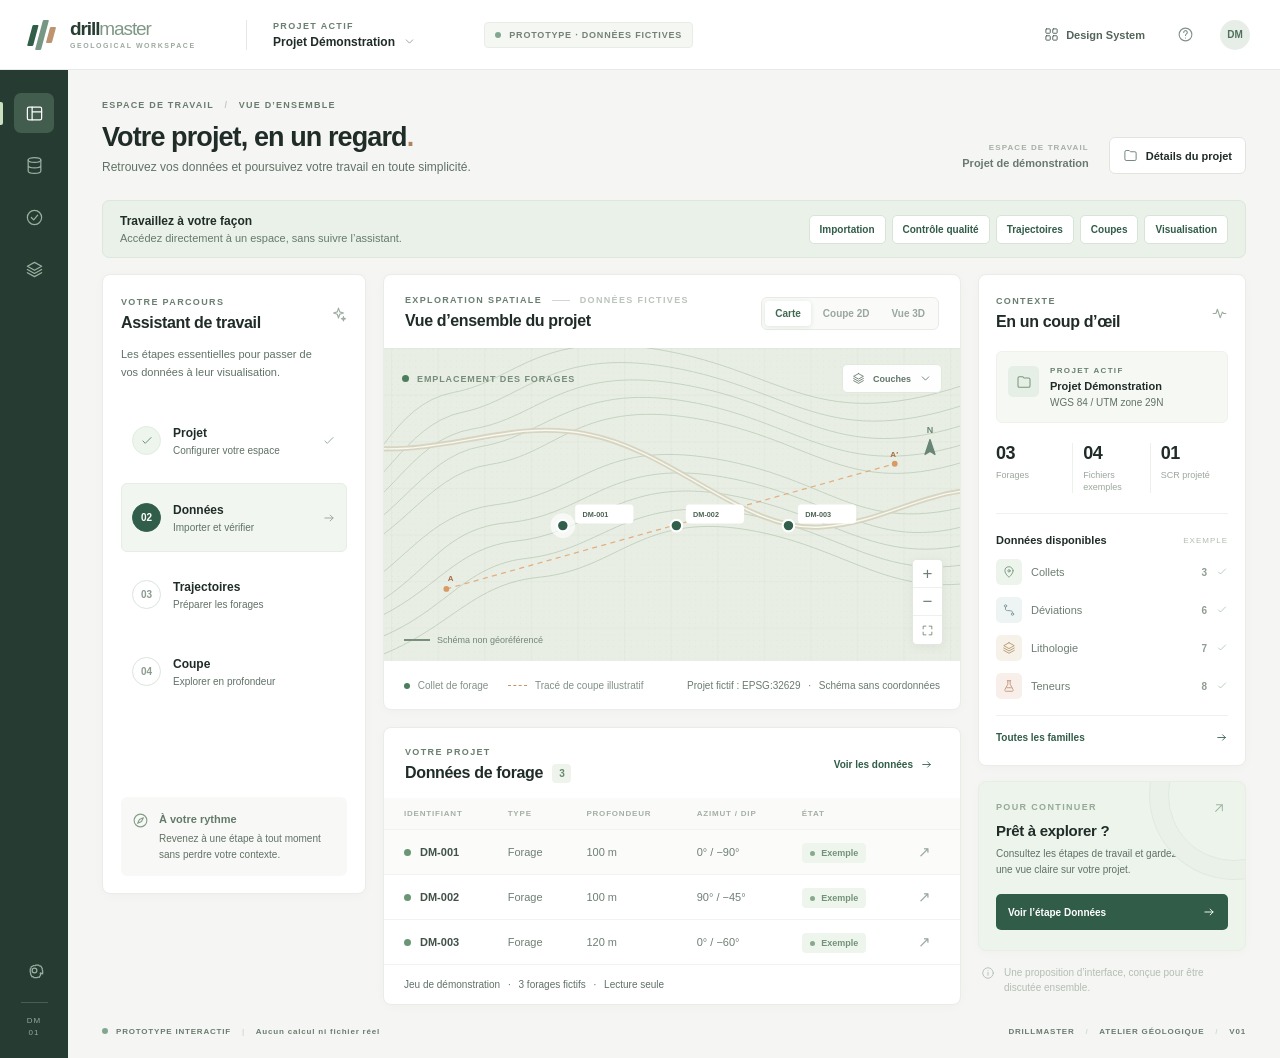
<file: prototype/index.html>
<!doctype html>
<html lang="fr">
<head>
  <meta charset="utf-8"><meta name="viewport" content="width=device-width,initial-scale=1">
  <meta name="theme-color" content="#f5f6f3">
  <title>DrillMaster — Prototype de l’espace de travail</title>
  <link rel="stylesheet" href="styles.css">
  <link rel="stylesheet" href="workspaces.css">
  <script defer src="app.js"></script>
  <script defer src="workspaces.js"></script>
</head>
<body>
<div class="app">
  <header class="topbar">
    <div class="brand"><span class="brand-mark" aria-hidden="true"><i></i><i></i><i></i></span><span>drill<span>master</span><small>GEOLOGICAL WORKSPACE</small></span></div>
    <div class="top-divider"></div>
    <div class="project-selector"><span class="project-label">PROJET ACTIF</span><button class="project-button" id="projectButton">Projet Démonstration <span data-icon="chevron-down"></span></button></div>
    <span class="demo-badge"><span></span> PROTOTYPE · DONNÉES FICTIVES</span>
    <div class="top-actions"><button class="top-link" id="designButton"><span data-icon="grid"></span> Design System</button><button class="icon-button" id="helpButton" aria-label="À propos du prototype"><span data-icon="help"></span></button><span class="avatar" title="Session fictive">DM</span></div>
  </header>
  <div class="shell">
    <nav class="rail" aria-label="Navigation principale">
      <div class="rail-top"><button class="rail-button active" data-nav="workspace" aria-label="Espace de travail" title="Espace de travail"><span data-icon="layout"></span></button><button class="rail-button" data-nav="data" aria-label="Données" title="Données"><span data-icon="database"></span></button><button class="rail-button" data-nav="quality" aria-label="Contrôle qualité" title="Contrôle qualité"><span data-icon="check-circle"></span></button><button class="rail-button" data-nav="visual" aria-label="Visualisation" title="Visualisation"><span data-icon="layers"></span></button></div>
      <div class="rail-bottom"><button class="rail-button" id="settingsButton" aria-label="Paramètres" title="Paramètres"><span data-icon="settings"></span></button><div class="rail-rule"></div><span class="rail-footer">DM<br>01</span></div>
    </nav>
    <main class="main">
      <div class="page-head"><div><div class="breadcrumb">ESPACE DE TRAVAIL <span>/</span> <strong>VUE D’ENSEMBLE</strong></div><h1>Votre projet, en un regard<span class="heading-dot">.</span></h1><p>Retrouvez vos données et poursuivez votre travail en toute simplicité.</p></div><div class="head-right"><div class="head-date"><span>ESPACE DE TRAVAIL</span><strong>Projet de démonstration</strong></div><button class="outline-button" id="projectInfo"><span data-icon="folder"></span> Détails du projet</button></div></div>
      <div class="direct-entry"><div><strong>Travaillez à votre façon</strong><span>Accédez directement à un espace, sans suivre l’assistant.</span></div><div class="direct-links"><button data-open-space="import">Importation</button><button data-open-space="quality">Contrôle qualité</button><button data-open-space="trajectory">Trajectoires</button><button data-open-space="section">Coupes</button><button data-open-space="visual">Visualisation</button></div></div>
      <div class="workspace-grid">
        <aside class="assistant panel" aria-labelledby="assistantTitle">
          <div class="panel-title"><div><div class="eyebrow">VOTRE PARCOURS</div><h2 id="assistantTitle">Assistant de travail</h2></div><span class="panel-title-icon" data-icon="spark"></span></div>
          <p class="assistant-desc">Les étapes essentielles pour passer de vos données à leur visualisation.</p>
          <div class="step-list" id="stepList">
            <button class="step" data-step="project"><span class="step-index done"><span data-icon="check"></span></span><span class="step-text"><strong>Projet</strong><small>Configurer votre espace</small></span><span class="step-check" data-icon="check"></span></button>
            <button class="step selected" data-step="data"><span class="step-index">02</span><span class="step-text"><strong>Données</strong><small>Importer et vérifier</small></span><span class="step-arrow" data-icon="arrow-right"></span></button>
            <button class="step" data-step="geometry"><span class="step-index">03</span><span class="step-text"><strong>Trajectoires</strong><small>Préparer les forages</small></span><span class="step-arrow" data-icon="arrow-right"></span></button>
            <button class="step" data-step="section"><span class="step-index">04</span><span class="step-text"><strong>Coupe</strong><small>Explorer en profondeur</small></span><span class="step-arrow" data-icon="arrow-right"></span></button>
          </div>
          <div class="assistant-bottom"><span class="assistant-bottom-icon" data-icon="compass"></span><div><strong>À votre rythme</strong><p>Revenez à une étape à tout moment sans perdre votre contexte.</p></div></div>
        </aside>
        <section class="center" aria-label="Visualisation et données">
          <section class="visual-panel panel">
            <div class="visual-header"><div><div class="eyebrow">EXPLORATION SPATIALE <span class="eyebrow-line"></span> <span class="muted">DONNÉES FICTIVES</span></div><h2>Vue d’ensemble du projet</h2></div><div class="view-tabs" role="tablist" aria-label="Type de visualisation"><button class="view-tab active" role="tab" aria-selected="true" data-view="map">Carte</button><button class="view-tab" role="tab" aria-selected="false" data-view="section">Coupe 2D</button><button class="view-tab" role="tab" aria-selected="false" data-view="three">Vue 3D</button></div></div>
            <div class="map-wrap" id="mapWrap"><div class="map-top"><div class="map-label"><span class="map-label-dot"></span><span id="mapTitle">EMPLACEMENT DES FORAGES</span></div><button class="map-layer" id="layersButton"><span data-icon="layers"></span> Couches <span data-icon="chevron-down"></span></button></div>
              <svg id="mapSvg" class="map-svg" viewBox="0 0 900 430" preserveAspectRatio="xMidYMid slice" aria-label="Schéma fictif des trois collets du projet" role="img">
                <defs><pattern id="mapGrid" width="64" height="64" patternUnits="userSpaceOnUse"><path d="M 64 0 L 0 0 0 64" fill="none" stroke="#bdc9bb" stroke-width=".7" opacity=".5"/></pattern><pattern id="grain" width="8" height="8" patternUnits="userSpaceOnUse"><circle cx="2" cy="2" r=".55" fill="#aebba8" opacity=".3"/></pattern></defs>
                <rect width="900" height="430" fill="#e9eee4"/><rect width="900" height="430" fill="url(#mapGrid)"/><rect width="900" height="430" fill="url(#grain)"/>
                <g fill="none" stroke="#b5c7b2" stroke-width="1.2" opacity=".8"><path d="M-60 365 C 80 330 90 230 210 215 S350 120 525 155 720 285 960 180"/><path d="M-40 383 C 110 350 110 250 224 240 S365 145 535 180 745 308 940 210"/><path d="M-55 402 C 120 370 127 277 237 265 S380 170 544 205 750 326 950 238"/><path d="M-42 421 C 130 398 142 301 250 289 S392 197 555 229 760 350 960 265"/><path d="M-30 444 C 135 415 155 326 267 315 S409 221 566 252 770 375 975 290"/><path d="M-45 303 C 78 276 105 174 200 160 S323 66 495 99 706 230 930 125"/><path d="M-45 283 C 71 254 99 150 189 135 S320 43 485 76 699 207 935 100"/><path d="M-40 260 C 60 232 84 126 177 111 S303 19 475 52 690 183 930 75"/><path d="M-35 238 C 54 205 79 105 163 88 S288 -6 462 29 675 157 920 52"/><path d="M-30 215 C 44 180 63 77 150 61 S270 -30 447 5 660 134 920 25"/></g>
                <path d="M-20 131 C130 160 210 95 332 118 S548 253 655 246 822 170 935 205" stroke="#d5d3bf" stroke-width="7" fill="none" opacity=".9"/><path d="M-20 131 C130 160 210 95 332 118 S548 253 655 246 822 170 935 205" stroke="#f8f8ee" stroke-width="2" fill="none"/>
                <path d="M140 331 L756 159" stroke="#e19f68" stroke-width="1.7" stroke-dasharray="7 6" opacity=".8"/><circle cx="140" cy="331" r="4" fill="#d99b66"/><circle cx="756" cy="159" r="4" fill="#d99b66"/>
                <g class="map-holes"><g class="map-hole selected-hole" data-hole="DM-001" tabindex="0" role="button" aria-label="Sélectionner forage DM-001"><circle class="selection-ring" cx="300" cy="244" r="17" fill="#fff" opacity=".65"/><circle cx="300" cy="244" r="8" fill="#315f4b" stroke="white" stroke-width="3"/><g transform="translate(317 215)"><rect width="80" height="26" rx="5" fill="#fff"/><text x="10" y="17" class="hole-label">DM-001</text></g></g><g class="map-hole" data-hole="DM-002" tabindex="0" role="button" aria-label="Sélectionner forage DM-002"><circle class="selection-ring" cx="456" cy="244" r="17" fill="#fff" opacity=".65"/><circle cx="456" cy="244" r="8" fill="#315f4b" stroke="white" stroke-width="3"/><g transform="translate(469 215)"><rect width="80" height="26" rx="5" fill="#fff"/><text x="10" y="17" class="hole-label">DM-002</text></g></g><g class="map-hole" data-hole="DM-003" tabindex="0" role="button" aria-label="Sélectionner forage DM-003"><circle class="selection-ring" cx="610" cy="244" r="17" fill="#fff" opacity=".65"/><circle cx="610" cy="244" r="8" fill="#315f4b" stroke="white" stroke-width="3"/><g transform="translate(623 215)"><rect width="80" height="26" rx="5" fill="#fff"/><text x="10" y="17" class="hole-label">DM-003</text></g></g></g>
                <text x="142" y="320" fill="#a76c46" class="map-small">A</text><text x="750" y="150" fill="#a76c46" class="map-small">A′</text>
              </svg>
              <div class="map-compass"><b>N</b><span data-icon="navigation"></span></div><div class="map-scale"><div></div> <span>Schéma non géoréférencé</span></div><div class="map-zoom"><button id="zoomIn" aria-label="Agrandir le schéma">+</button><button id="zoomOut" aria-label="Réduire le schéma">−</button><button id="zoomReset" aria-label="Réinitialiser le schéma"><span data-icon="maximize"></span></button></div>
            </div>
            <div class="map-footer"><span><span class="legend-dot"></span> Collet de forage</span><span><span class="legend-line"></span> Tracé de coupe illustratif</span><span class="map-foot-right">Projet fictif : EPSG:32629 <span>·</span> Schéma sans coordonnées</span></div>
          </section>
          <section class="data-panel panel"><div class="data-header"><div><div class="eyebrow">VOTRE PROJET</div><h2>Données de forage <span class="count-pill">3</span></h2></div><button class="text-button" id="allData">Voir les données <span data-icon="arrow-right"></span></button></div><div class="table-wrap"><table><thead><tr><th>IDENTIFIANT</th><th>TYPE</th><th>PROFONDEUR</th><th>AZIMUT / DIP</th><th>ÉTAT</th><th></th></tr></thead><tbody id="holeTable"><tr class="selected-row" data-hole="DM-001"><td><span class="table-dot"></span><strong>DM-001</strong></td><td>Forage</td><td>100 m</td><td>0° / −90°</td><td><span class="status success"><span></span> Exemple</span></td><td><button class="row-button" aria-label="Sélectionner DM-001" data-select="DM-001">↗</button></td></tr><tr data-hole="DM-002"><td><span class="table-dot"></span><strong>DM-002</strong></td><td>Forage</td><td>100 m</td><td>90° / −45°</td><td><span class="status success"><span></span> Exemple</span></td><td><button class="row-button" aria-label="Sélectionner DM-002" data-select="DM-002">↗</button></td></tr><tr data-hole="DM-003"><td><span class="table-dot"></span><strong>DM-003</strong></td><td>Forage</td><td>120 m</td><td>0° / −60°</td><td><span class="status success"><span></span> Exemple</span></td><td><button class="row-button" aria-label="Sélectionner DM-003" data-select="DM-003">↗</button></td></tr></tbody></table></div><div class="data-foot">Jeu de démonstration <span>·</span> 3 forages fictifs <span>·</span> Lecture seule</div></section>
        </section>
        <aside class="inspector" aria-label="Contexte du projet"><section class="summary-panel panel"><div class="panel-title"><div><div class="eyebrow">CONTEXTE</div><h2>En un coup d’œil</h2></div><span class="panel-title-icon" data-icon="activity"></span></div><div class="summary-card"><div class="summary-icon"><span data-icon="folder"></span></div><div><span class="summary-kicker">PROJET ACTIF</span><strong>Projet Démonstration</strong><small>WGS 84 / UTM zone 29N</small></div></div><div class="metrics"><div><strong>03</strong><span>Forages</span></div><div><strong>04</strong><span>Fichiers exemples</span></div><div><strong>01</strong><span>SCR projeté</span></div></div><div class="subsection-head"><h3>Données disponibles</h3><span>EXEMPLE</span></div><div class="family-list"><div><span class="family-icon green" data-icon="pin"></span><span>Collets</span><strong>3</strong><span class="family-ok" data-icon="check"></span></div><div><span class="family-icon blue" data-icon="route"></span><span>Déviations</span><strong>6</strong><span class="family-ok" data-icon="check"></span></div><div><span class="family-icon sand" data-icon="layers"></span><span>Lithologie</span><strong>7</strong><span class="family-ok" data-icon="check"></span></div><div><span class="family-icon terracotta" data-icon="flask"></span><span>Teneurs</span><strong>8</strong><span class="family-ok" data-icon="check"></span></div></div><button class="full-link" id="familiesButton">Toutes les familles <span data-icon="arrow-right"></span></button></section>
          <section class="next-panel panel"><div class="next-icon"><span data-icon="arrow-up-right"></span></div><div class="eyebrow">POUR CONTINUER</div><h3>Prêt à explorer ?</h3><p>Consultez les étapes de travail et gardez une vue claire sur votre projet.</p><button class="primary-button" id="nextButton">Voir l’étape Données <span data-icon="arrow-right"></span></button></section>
          <div class="aside-note"><span data-icon="info"></span><p>Une proposition d’interface, conçue pour être discutée ensemble.</p></div>
        </aside>
      </div>
      <footer class="footer"><div><span class="footer-status"></span> PROTOTYPE INTERACTIF <span class="footer-divider">|</span> Aucun calcul ni fichier réel</div><div>DRILLMASTER <span class="footer-divider">/</span> ATELIER GÉOLOGIQUE <span class="footer-divider">/</span> V01</div></footer>
    </main>
    <main id="workspaces" class="workspace-app" hidden aria-label="Espaces de travail simulés"></main>
  </div>
</div>
<div id="toast" role="status" aria-live="polite"></div>
<dialog id="dialog"><div class="dialog-head"><div><span class="eyebrow" id="dialogEyebrow">PROTOTYPE</span><h2 id="dialogTitle"></h2></div><button class="icon-button" id="closeDialog" aria-label="Fermer"><span data-icon="x"></span></button></div><div id="dialogBody"></div><div class="dialog-footer"><span>Simulation · aucune donnée modifiée</span><button class="outline-button" id="dialogDone">Fermer</button></div></dialog>
</body>
</html>
</file>
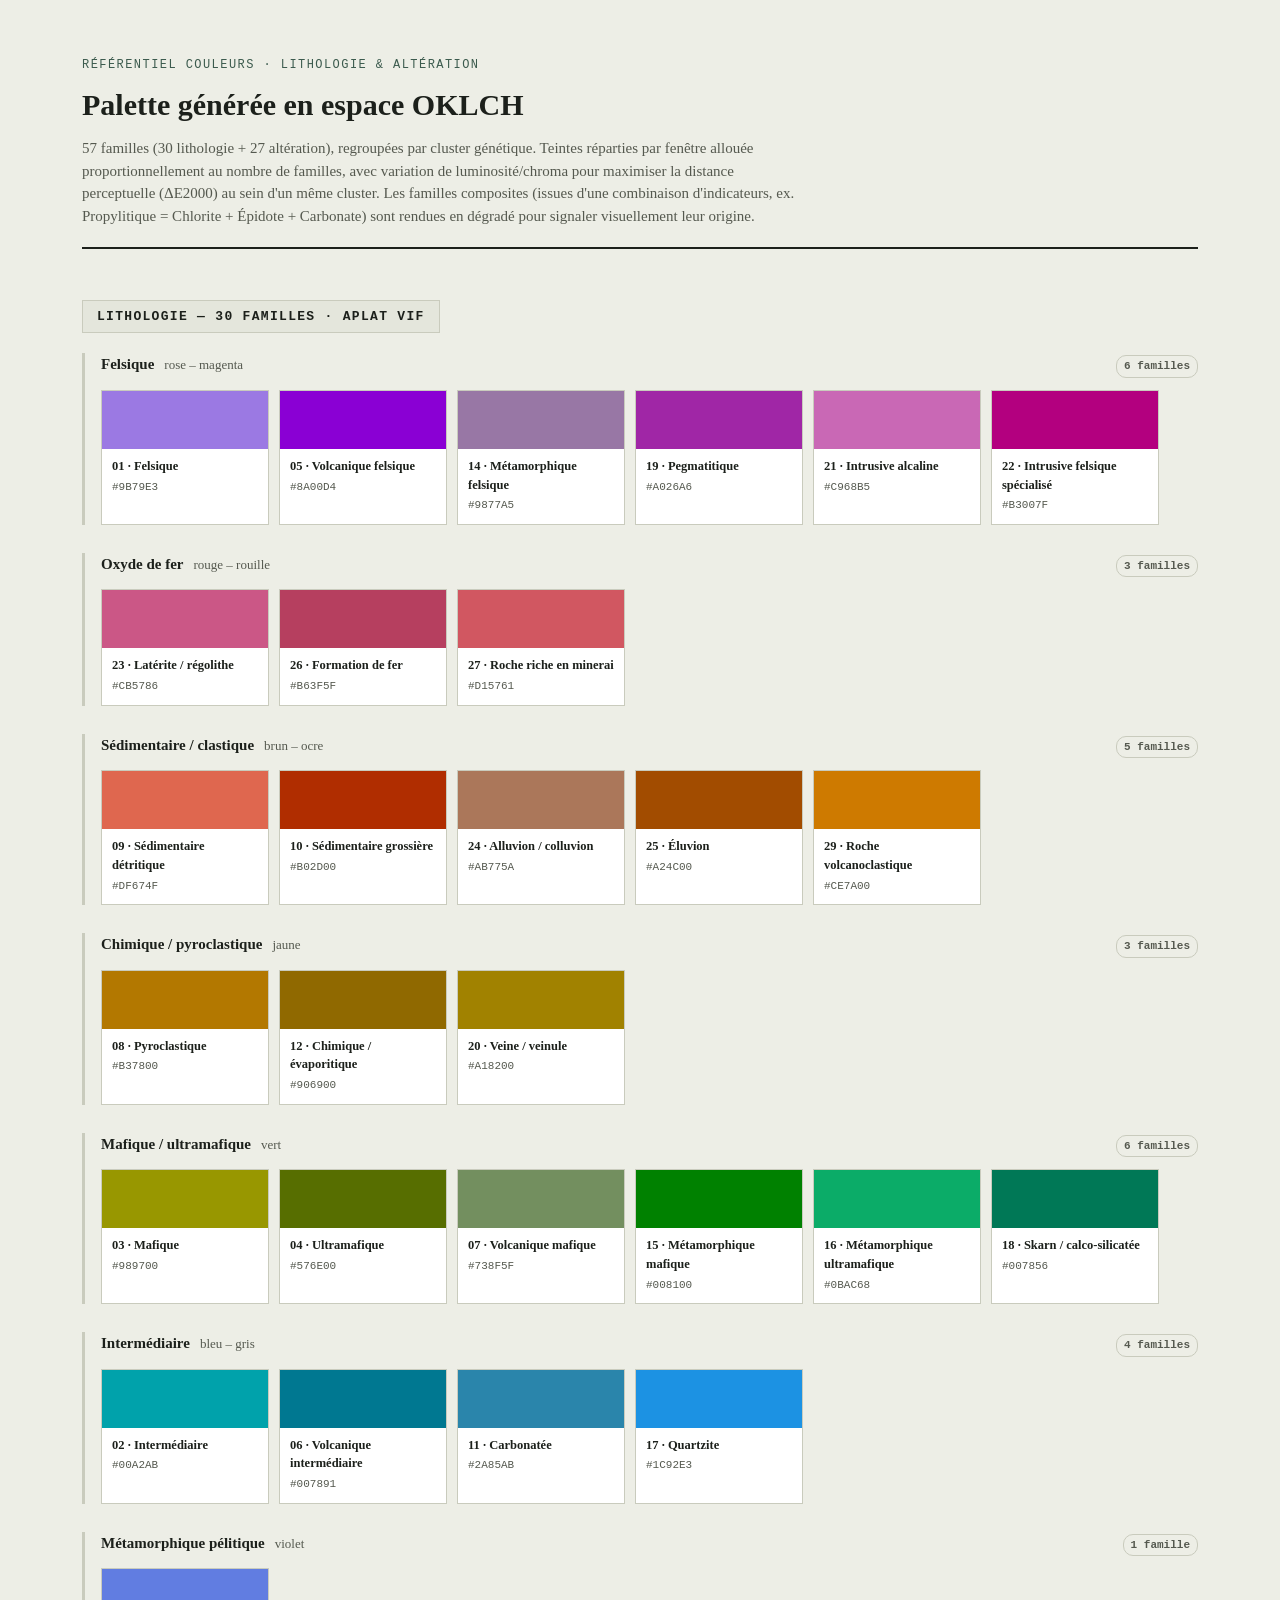
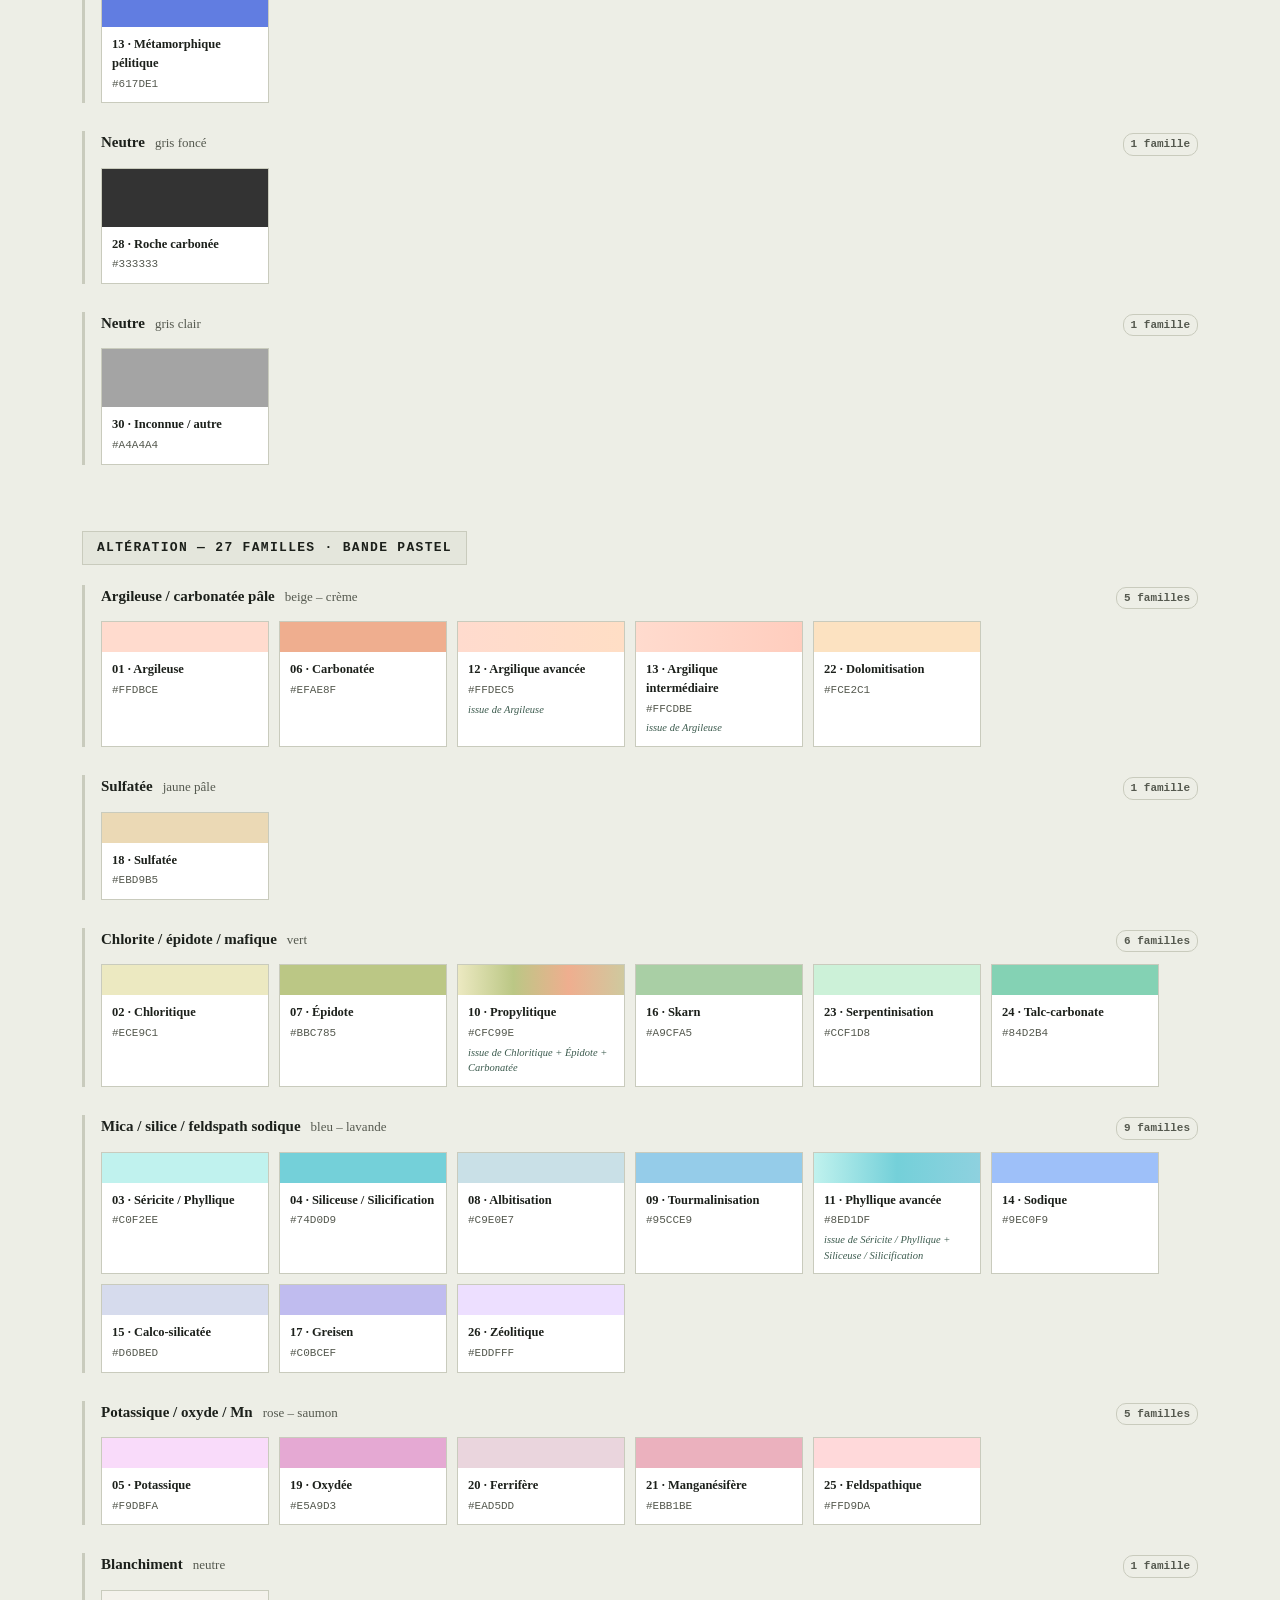
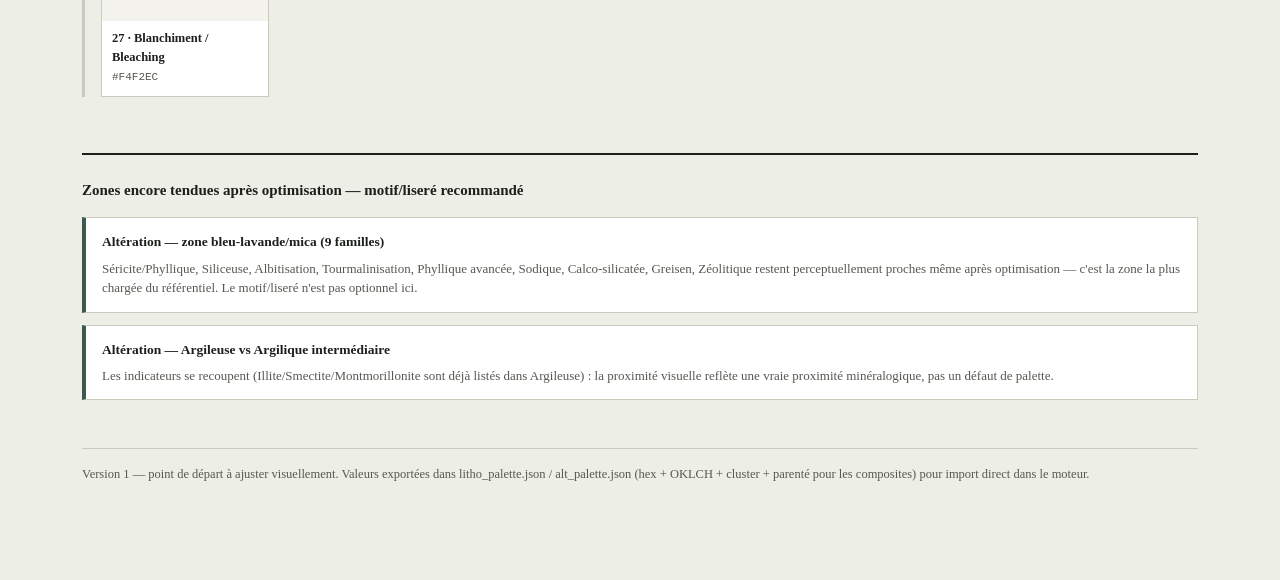
<file: DrillMaster/palettes/palette_geologique.html>
<!DOCTYPE html>
<html lang="fr">
<head>
<meta charset="UTF-8">
<title>Palette LCH — Référentiel géologique</title>
<style>
  :root {
    --paper: #EDEEE6;
    --paper-2: #E4E6DC;
    --ink: #1C201B;
    --ink-soft: #55594F;
    --line: #C9CBBD;
    --accent: #3C5B4E;
  }
  * { box-sizing: border-box; }
  body {
    margin: 0;
    background: var(--paper);
    color: var(--ink);
    font-family: Charter, "Iowan Old Style", Georgia, serif;
    line-height: 1.5;
  }
  .wrap { max-width: 1180px; margin: 0 auto; padding: 56px 32px 96px; }
  header { border-bottom: 2px solid var(--ink); padding-bottom: 20px; margin-bottom: 40px; }
  header .kicker {
    font-family: ui-monospace, "SF Mono", Consolas, monospace;
    font-size: 12px; letter-spacing: 0.12em; text-transform: uppercase;
    color: var(--accent); margin: 0 0 8px;
  }
  header h1 { font-size: 30px; margin: 0 0 10px; font-weight: 600; }
  header p { color: var(--ink-soft); max-width: 720px; margin: 0; font-size: 15px; }

  section.table-block { margin-bottom: 56px; }
  section.table-block > h2 {
    font-family: ui-monospace, "SF Mono", Consolas, monospace;
    font-size: 13px; text-transform: uppercase; letter-spacing: 0.1em;
    color: var(--ink); background: var(--paper-2);
    display: inline-block; padding: 6px 14px; border: 1px solid var(--line);
    margin-bottom: 20px;
  }

  .cluster { margin-bottom: 28px; padding-left: 16px; border-left: 3px solid var(--line); }
  .cluster h3 {
    font-size: 15px; font-weight: 600; margin: 0 0 12px;
    display: flex; align-items: baseline; gap: 10px;
  }
  .cluster h3 .sub { font-weight: 400; color: var(--ink-soft); font-size: 13px; }
  .cluster h3 .count {
    margin-left: auto; font-family: ui-monospace, monospace; font-size: 11px;
    color: var(--ink-soft); border: 1px solid var(--line); padding: 2px 7px; border-radius: 10px;
  }
  .row { display: flex; flex-wrap: wrap; gap: 10px; }

  .chip { width: 168px; background: #fff; border: 1px solid var(--line); }
  .litho-chip .swatch { height: 58px; background: var(--c); }
  .alt-chip .band { height: 30px; }
  .chip .meta { padding: 8px 10px 10px; display: flex; flex-direction: column; gap: 3px; }
  .chip .name { font-size: 12.5px; font-weight: 600; }
  .chip .hex { font-family: ui-monospace, "SF Mono", Consolas, monospace; font-size: 11px; color: var(--ink-soft); }
  .chip .derived { font-size: 10.5px; color: var(--accent); font-style: italic; }

  .risk-block { margin-top: 48px; border-top: 2px solid var(--ink); padding-top: 24px; }
  .risk-block > h2 { font-size: 15px; margin: 0 0 16px; }
  .risk { background: #fff; border: 1px solid var(--line); border-left: 4px solid var(--accent); padding: 14px 16px; margin-bottom: 12px; }
  .risk h4 { margin: 0 0 6px; font-size: 13.5px; }
  .risk p { margin: 0; font-size: 13px; color: var(--ink-soft); }

  footer { margin-top: 48px; font-size: 12.5px; color: var(--ink-soft); border-top: 1px solid var(--line); padding-top: 16px; }
</style>
</head>
<body>
<div class="wrap">
  <header>
    <p class="kicker">Référentiel couleurs · lithologie & altération</p>
    <h1>Palette générée en espace OKLCH</h1>
    <p>57 familles (30 lithologie + 27 altération), regroupées par cluster génétique. Teintes réparties par
    fenêtre allouée proportionnellement au nombre de familles, avec variation de luminosité/chroma pour
    maximiser la distance perceptuelle (ΔE2000) au sein d'un même cluster. Les familles composites
    (issues d'une combinaison d'indicateurs, ex. Propylitique = Chlorite + Épidote + Carbonate) sont rendues
    en dégradé pour signaler visuellement leur origine.</p>
  </header>

  <section class="table-block">
    <h2>Lithologie — 30 familles · aplat vif</h2>
    <div class="cluster">
          <h3>Felsique <span class="sub">rose – magenta</span><span class="count">6 familles</span></h3>
          <div class="row"><div class="chip litho-chip" style="--c:#9B79E3">
      <div class="swatch"></div>
      <div class="meta">
        <span class="name">01 · Felsique</span>
        <span class="hex">#9B79E3</span>
      </div>
    </div>
<div class="chip litho-chip" style="--c:#8A00D4">
      <div class="swatch"></div>
      <div class="meta">
        <span class="name">05 · Volcanique felsique</span>
        <span class="hex">#8A00D4</span>
      </div>
    </div>
<div class="chip litho-chip" style="--c:#9877A5">
      <div class="swatch"></div>
      <div class="meta">
        <span class="name">14 · Métamorphique felsique</span>
        <span class="hex">#9877A5</span>
      </div>
    </div>
<div class="chip litho-chip" style="--c:#A026A6">
      <div class="swatch"></div>
      <div class="meta">
        <span class="name">19 · Pegmatitique</span>
        <span class="hex">#A026A6</span>
      </div>
    </div>
<div class="chip litho-chip" style="--c:#C968B5">
      <div class="swatch"></div>
      <div class="meta">
        <span class="name">21 · Intrusive alcaline</span>
        <span class="hex">#C968B5</span>
      </div>
    </div>
<div class="chip litho-chip" style="--c:#B3007F">
      <div class="swatch"></div>
      <div class="meta">
        <span class="name">22 · Intrusive felsique spécialisé</span>
        <span class="hex">#B3007F</span>
      </div>
    </div></div>
        </div>
<div class="cluster">
          <h3>Oxyde de fer <span class="sub">rouge – rouille</span><span class="count">3 familles</span></h3>
          <div class="row"><div class="chip litho-chip" style="--c:#CB5786">
      <div class="swatch"></div>
      <div class="meta">
        <span class="name">23 · Latérite / régolithe</span>
        <span class="hex">#CB5786</span>
      </div>
    </div>
<div class="chip litho-chip" style="--c:#B63F5F">
      <div class="swatch"></div>
      <div class="meta">
        <span class="name">26 · Formation de fer</span>
        <span class="hex">#B63F5F</span>
      </div>
    </div>
<div class="chip litho-chip" style="--c:#D15761">
      <div class="swatch"></div>
      <div class="meta">
        <span class="name">27 · Roche riche en minerai</span>
        <span class="hex">#D15761</span>
      </div>
    </div></div>
        </div>
<div class="cluster">
          <h3>Sédimentaire / clastique <span class="sub">brun – ocre</span><span class="count">5 familles</span></h3>
          <div class="row"><div class="chip litho-chip" style="--c:#DF674F">
      <div class="swatch"></div>
      <div class="meta">
        <span class="name">09 · Sédimentaire détritique</span>
        <span class="hex">#DF674F</span>
      </div>
    </div>
<div class="chip litho-chip" style="--c:#B02D00">
      <div class="swatch"></div>
      <div class="meta">
        <span class="name">10 · Sédimentaire grossière</span>
        <span class="hex">#B02D00</span>
      </div>
    </div>
<div class="chip litho-chip" style="--c:#AB775A">
      <div class="swatch"></div>
      <div class="meta">
        <span class="name">24 · Alluvion / colluvion</span>
        <span class="hex">#AB775A</span>
      </div>
    </div>
<div class="chip litho-chip" style="--c:#A24C00">
      <div class="swatch"></div>
      <div class="meta">
        <span class="name">25 · Éluvion</span>
        <span class="hex">#A24C00</span>
      </div>
    </div>
<div class="chip litho-chip" style="--c:#CE7A00">
      <div class="swatch"></div>
      <div class="meta">
        <span class="name">29 · Roche volcanoclastique</span>
        <span class="hex">#CE7A00</span>
      </div>
    </div></div>
        </div>
<div class="cluster">
          <h3>Chimique / pyroclastique <span class="sub">jaune</span><span class="count">3 familles</span></h3>
          <div class="row"><div class="chip litho-chip" style="--c:#B37800">
      <div class="swatch"></div>
      <div class="meta">
        <span class="name">08 · Pyroclastique</span>
        <span class="hex">#B37800</span>
      </div>
    </div>
<div class="chip litho-chip" style="--c:#906900">
      <div class="swatch"></div>
      <div class="meta">
        <span class="name">12 · Chimique / évaporitique</span>
        <span class="hex">#906900</span>
      </div>
    </div>
<div class="chip litho-chip" style="--c:#A18200">
      <div class="swatch"></div>
      <div class="meta">
        <span class="name">20 · Veine / veinule</span>
        <span class="hex">#A18200</span>
      </div>
    </div></div>
        </div>
<div class="cluster">
          <h3>Mafique / ultramafique <span class="sub">vert</span><span class="count">6 familles</span></h3>
          <div class="row"><div class="chip litho-chip" style="--c:#989700">
      <div class="swatch"></div>
      <div class="meta">
        <span class="name">03 · Mafique</span>
        <span class="hex">#989700</span>
      </div>
    </div>
<div class="chip litho-chip" style="--c:#576E00">
      <div class="swatch"></div>
      <div class="meta">
        <span class="name">04 · Ultramafique</span>
        <span class="hex">#576E00</span>
      </div>
    </div>
<div class="chip litho-chip" style="--c:#738F5F">
      <div class="swatch"></div>
      <div class="meta">
        <span class="name">07 · Volcanique mafique</span>
        <span class="hex">#738F5F</span>
      </div>
    </div>
<div class="chip litho-chip" style="--c:#008100">
      <div class="swatch"></div>
      <div class="meta">
        <span class="name">15 · Métamorphique mafique</span>
        <span class="hex">#008100</span>
      </div>
    </div>
<div class="chip litho-chip" style="--c:#0BAC68">
      <div class="swatch"></div>
      <div class="meta">
        <span class="name">16 · Métamorphique ultramafique</span>
        <span class="hex">#0BAC68</span>
      </div>
    </div>
<div class="chip litho-chip" style="--c:#007856">
      <div class="swatch"></div>
      <div class="meta">
        <span class="name">18 · Skarn / calco-silicatée</span>
        <span class="hex">#007856</span>
      </div>
    </div></div>
        </div>
<div class="cluster">
          <h3>Intermédiaire <span class="sub">bleu – gris</span><span class="count">4 familles</span></h3>
          <div class="row"><div class="chip litho-chip" style="--c:#00A2AB">
      <div class="swatch"></div>
      <div class="meta">
        <span class="name">02 · Intermédiaire</span>
        <span class="hex">#00A2AB</span>
      </div>
    </div>
<div class="chip litho-chip" style="--c:#007891">
      <div class="swatch"></div>
      <div class="meta">
        <span class="name">06 · Volcanique intermédiaire</span>
        <span class="hex">#007891</span>
      </div>
    </div>
<div class="chip litho-chip" style="--c:#2A85AB">
      <div class="swatch"></div>
      <div class="meta">
        <span class="name">11 · Carbonatée</span>
        <span class="hex">#2A85AB</span>
      </div>
    </div>
<div class="chip litho-chip" style="--c:#1C92E3">
      <div class="swatch"></div>
      <div class="meta">
        <span class="name">17 · Quartzite</span>
        <span class="hex">#1C92E3</span>
      </div>
    </div></div>
        </div>
<div class="cluster">
          <h3>Métamorphique pélitique <span class="sub">violet</span><span class="count">1 famille</span></h3>
          <div class="row"><div class="chip litho-chip" style="--c:#617DE1">
      <div class="swatch"></div>
      <div class="meta">
        <span class="name">13 · Métamorphique pélitique</span>
        <span class="hex">#617DE1</span>
      </div>
    </div></div>
        </div>
<div class="cluster">
          <h3>Neutre <span class="sub">gris foncé</span><span class="count">1 famille</span></h3>
          <div class="row"><div class="chip litho-chip" style="--c:#333333">
      <div class="swatch"></div>
      <div class="meta">
        <span class="name">28 · Roche carbonée</span>
        <span class="hex">#333333</span>
      </div>
    </div></div>
        </div>
<div class="cluster">
          <h3>Neutre <span class="sub">gris clair</span><span class="count">1 famille</span></h3>
          <div class="row"><div class="chip litho-chip" style="--c:#A4A4A4">
      <div class="swatch"></div>
      <div class="meta">
        <span class="name">30 · Inconnue / autre</span>
        <span class="hex">#A4A4A4</span>
      </div>
    </div></div>
        </div>
  </section>

  <section class="table-block">
    <h2>Altération — 27 familles · bande pastel</h2>
    <div class="cluster">
          <h3>Argileuse / carbonatée pâle <span class="sub">beige – crème</span><span class="count">5 familles</span></h3>
          <div class="row"><div class="chip alt-chip">
      <div class="band" style="background:#FFDBCE"></div>
      <div class="meta">
        <span class="name">01 · Argileuse</span>
        <span class="hex">#FFDBCE</span>
        
      </div>
    </div>
<div class="chip alt-chip">
      <div class="band" style="background:#EFAE8F"></div>
      <div class="meta">
        <span class="name">06 · Carbonatée</span>
        <span class="hex">#EFAE8F</span>
        
      </div>
    </div>
<div class="chip alt-chip">
      <div class="band" style="background: linear-gradient(90deg, #FFDBCE, #FFDEC5);"></div>
      <div class="meta">
        <span class="name">12 · Argilique avancée</span>
        <span class="hex">#FFDEC5</span>
        <span class="derived">issue de Argileuse</span>
      </div>
    </div>
<div class="chip alt-chip">
      <div class="band" style="background: linear-gradient(90deg, #FFDBCE, #FFCDBE);"></div>
      <div class="meta">
        <span class="name">13 · Argilique intermédiaire</span>
        <span class="hex">#FFCDBE</span>
        <span class="derived">issue de Argileuse</span>
      </div>
    </div>
<div class="chip alt-chip">
      <div class="band" style="background:#FCE2C1"></div>
      <div class="meta">
        <span class="name">22 · Dolomitisation</span>
        <span class="hex">#FCE2C1</span>
        
      </div>
    </div></div>
        </div>
<div class="cluster">
          <h3>Sulfatée <span class="sub">jaune pâle</span><span class="count">1 famille</span></h3>
          <div class="row"><div class="chip alt-chip">
      <div class="band" style="background:#EBD9B5"></div>
      <div class="meta">
        <span class="name">18 · Sulfatée</span>
        <span class="hex">#EBD9B5</span>
        
      </div>
    </div></div>
        </div>
<div class="cluster">
          <h3>Chlorite / épidote / mafique <span class="sub">vert</span><span class="count">6 familles</span></h3>
          <div class="row"><div class="chip alt-chip">
      <div class="band" style="background:#ECE9C1"></div>
      <div class="meta">
        <span class="name">02 · Chloritique</span>
        <span class="hex">#ECE9C1</span>
        
      </div>
    </div>
<div class="chip alt-chip">
      <div class="band" style="background:#BBC785"></div>
      <div class="meta">
        <span class="name">07 · Épidote</span>
        <span class="hex">#BBC785</span>
        
      </div>
    </div>
<div class="chip alt-chip">
      <div class="band" style="background: linear-gradient(90deg, #ECE9C1, #BBC785, #EFAE8F, #CFC99E);"></div>
      <div class="meta">
        <span class="name">10 · Propylitique</span>
        <span class="hex">#CFC99E</span>
        <span class="derived">issue de Chloritique + Épidote + Carbonatée</span>
      </div>
    </div>
<div class="chip alt-chip">
      <div class="band" style="background:#A9CFA5"></div>
      <div class="meta">
        <span class="name">16 · Skarn</span>
        <span class="hex">#A9CFA5</span>
        
      </div>
    </div>
<div class="chip alt-chip">
      <div class="band" style="background:#CCF1D8"></div>
      <div class="meta">
        <span class="name">23 · Serpentinisation</span>
        <span class="hex">#CCF1D8</span>
        
      </div>
    </div>
<div class="chip alt-chip">
      <div class="band" style="background:#84D2B4"></div>
      <div class="meta">
        <span class="name">24 · Talc-carbonate</span>
        <span class="hex">#84D2B4</span>
        
      </div>
    </div></div>
        </div>
<div class="cluster">
          <h3>Mica / silice / feldspath sodique <span class="sub">bleu – lavande</span><span class="count">9 familles</span></h3>
          <div class="row"><div class="chip alt-chip">
      <div class="band" style="background:#C0F2EE"></div>
      <div class="meta">
        <span class="name">03 · Séricite / Phyllique</span>
        <span class="hex">#C0F2EE</span>
        
      </div>
    </div>
<div class="chip alt-chip">
      <div class="band" style="background:#74D0D9"></div>
      <div class="meta">
        <span class="name">04 · Siliceuse / Silicification</span>
        <span class="hex">#74D0D9</span>
        
      </div>
    </div>
<div class="chip alt-chip">
      <div class="band" style="background:#C9E0E7"></div>
      <div class="meta">
        <span class="name">08 · Albitisation</span>
        <span class="hex">#C9E0E7</span>
        
      </div>
    </div>
<div class="chip alt-chip">
      <div class="band" style="background:#95CCE9"></div>
      <div class="meta">
        <span class="name">09 · Tourmalinisation</span>
        <span class="hex">#95CCE9</span>
        
      </div>
    </div>
<div class="chip alt-chip">
      <div class="band" style="background: linear-gradient(90deg, #C0F2EE, #74D0D9, #8ED1DF);"></div>
      <div class="meta">
        <span class="name">11 · Phyllique avancée</span>
        <span class="hex">#8ED1DF</span>
        <span class="derived">issue de Séricite / Phyllique + Siliceuse / Silicification</span>
      </div>
    </div>
<div class="chip alt-chip">
      <div class="band" style="background:#9EC0F9"></div>
      <div class="meta">
        <span class="name">14 · Sodique</span>
        <span class="hex">#9EC0F9</span>
        
      </div>
    </div>
<div class="chip alt-chip">
      <div class="band" style="background:#D6DBED"></div>
      <div class="meta">
        <span class="name">15 · Calco-silicatée</span>
        <span class="hex">#D6DBED</span>
        
      </div>
    </div>
<div class="chip alt-chip">
      <div class="band" style="background:#C0BCEF"></div>
      <div class="meta">
        <span class="name">17 · Greisen</span>
        <span class="hex">#C0BCEF</span>
        
      </div>
    </div>
<div class="chip alt-chip">
      <div class="band" style="background:#EDDFFF"></div>
      <div class="meta">
        <span class="name">26 · Zéolitique</span>
        <span class="hex">#EDDFFF</span>
        
      </div>
    </div></div>
        </div>
<div class="cluster">
          <h3>Potassique / oxyde / Mn <span class="sub">rose – saumon</span><span class="count">5 familles</span></h3>
          <div class="row"><div class="chip alt-chip">
      <div class="band" style="background:#F9DBFA"></div>
      <div class="meta">
        <span class="name">05 · Potassique</span>
        <span class="hex">#F9DBFA</span>
        
      </div>
    </div>
<div class="chip alt-chip">
      <div class="band" style="background:#E5A9D3"></div>
      <div class="meta">
        <span class="name">19 · Oxydée</span>
        <span class="hex">#E5A9D3</span>
        
      </div>
    </div>
<div class="chip alt-chip">
      <div class="band" style="background:#EAD5DD"></div>
      <div class="meta">
        <span class="name">20 · Ferrifère</span>
        <span class="hex">#EAD5DD</span>
        
      </div>
    </div>
<div class="chip alt-chip">
      <div class="band" style="background:#EBB1BE"></div>
      <div class="meta">
        <span class="name">21 · Manganésifère</span>
        <span class="hex">#EBB1BE</span>
        
      </div>
    </div>
<div class="chip alt-chip">
      <div class="band" style="background:#FFD9DA"></div>
      <div class="meta">
        <span class="name">25 · Feldspathique</span>
        <span class="hex">#FFD9DA</span>
        
      </div>
    </div></div>
        </div>
<div class="cluster">
          <h3>Blanchiment <span class="sub">neutre</span><span class="count">1 famille</span></h3>
          <div class="row"><div class="chip alt-chip">
      <div class="band" style="background:#F4F2EC"></div>
      <div class="meta">
        <span class="name">27 · Blanchiment / Bleaching</span>
        <span class="hex">#F4F2EC</span>
        
      </div>
    </div></div>
        </div>
  </section>

  <div class="risk-block">
    <h2>Zones encore tendues après optimisation — motif/liseré recommandé</h2>
    <div class="risk"><h4>Altération — zone bleu-lavande/mica (9 familles)</h4><p>Séricite/Phyllique, Siliceuse, Albitisation, Tourmalinisation, Phyllique avancée, Sodique, Calco-silicatée, Greisen, Zéolitique restent perceptuellement proches même après optimisation — c'est la zone la plus chargée du référentiel. Le motif/liseré n'est pas optionnel ici.</p></div>
<div class="risk"><h4>Altération — Argileuse vs Argilique intermédiaire</h4><p>Les indicateurs se recoupent (Illite/Smectite/Montmorillonite sont déjà listés dans Argileuse) : la proximité visuelle reflète une vraie proximité minéralogique, pas un défaut de palette.</p></div>
  </div>

  <footer>
    Version 1 — point de départ à ajuster visuellement. Valeurs exportées dans
    litho_palette.json / alt_palette.json (hex + OKLCH + cluster + parenté pour les composites) pour import direct dans le moteur.
  </footer>
</div>
</body>
</html>
</file>
<file: prototype/styles.css>
:root{--ink:#202c28;--muted:#84908a;--green:#305d4a;--green-dark:#234735;--soft:#f5f7f4;--border:#e7ebe5;--gold:#c48d5c;--white:#fff;--font:-apple-system,BlinkMacSystemFont,"Segoe UI",sans-serif;--shadow:0 2px 12px rgba(37,53,43,.025)}*{box-sizing:border-box}body{margin:0;font-family:var(--font);font-size:13px;color:var(--ink);background:#f5f6f3}button{font:inherit;color:inherit;cursor:pointer}button:focus-visible,[role=button]:focus-visible{outline:3px solid #c78b52;outline-offset:3px}button svg,span svg{width:17px;height:17px;display:block;stroke:currentColor;fill:none;stroke-width:1.55;stroke-linecap:round;stroke-linejoin:round}.app{min-height:100vh}.topbar{height:70px;background:#fff;border-bottom:1px solid var(--border);display:flex;align-items:center;padding:0 30px;gap:26px}.brand{width:190px;display:flex;align-items:center;gap:10px;font-weight:750;font-size:19px;letter-spacing:-1.1px;line-height:.9;color:#283d33}.brand>span>span{color:#7e9786;font-weight:450}.brand small{display:block;font-size:7px;letter-spacing:1.55px;font-weight:700;color:#9da9a0;margin-top:6px}.brand-mark{position:relative;width:30px;height:34px;display:flex;align-items:center;gap:3px;transform:skew(-15deg)}.brand-mark i{width:6px;height:21px;border-radius:1px;background:#315e49}.brand-mark i:nth-child(2){height:30px;background:#789684}.brand-mark i:nth-child(3){height:16px;background:#bd946f}.top-divider{height:30px;width:1px;background:#e5e9e4}.project-selector{display:flex;flex-direction:column;gap:4px;min-width:185px}.project-label,.eyebrow,.summary-kicker{font-size:9px;font-weight:750;letter-spacing:1.35px;color:#8d9c92}.project-button{border:0;background:none;padding:0;display:flex;align-items:center;gap:8px;font-weight:650;font-size:12px;text-align:left}.project-button svg{width:13px;height:13px;color:#8a9990}.demo-badge{font-size:9px;letter-spacing:.8px;font-weight:700;color:#758079;background:#f5f7f3;border:1px solid #e8ece7;padding:7px 10px;border-radius:4px;white-space:nowrap}.demo-badge span,.footer-status{display:inline-block;width:6px;height:6px;background:#81a88f;border-radius:50%;margin-right:5px}.top-actions{margin-left:auto;display:flex;align-items:center;gap:21px}.top-link{display:flex;align-items:center;gap:7px;background:none;border:0;font-size:11px;font-weight:650;color:#53645b}.top-link svg{width:15px;height:15px}.icon-button{border:0;background:transparent;padding:5px;color:#829188}.avatar{width:30px;height:30px;border-radius:50%;background:#e7eee7;color:#4f715b;display:grid;place-items:center;font-size:10px;font-weight:750}.shell{display:flex;min-height:calc(100vh - 70px)}.rail{background:#263c32;width:68px;flex:none;display:flex;flex-direction:column;align-items:center;justify-content:space-between;padding:23px 0 19px}.rail-top,.rail-bottom{display:flex;flex-direction:column;align-items:center;gap:12px}.rail-button{position:relative;border:0;background:transparent;border-radius:7px;color:#9aafa2;width:40px;height:40px;display:grid;place-items:center}.rail-button svg{width:19px;height:19px}.rail-button:hover{background:#3a5144;color:white}.rail-button.active{background:#425c4d;color:#fff}.rail-button.active:before{position:absolute;content:"";left:-14px;width:3px;height:23px;border-radius:0 2px 2px 0;background:#c9dfbd}.rail-rule{height:1px;width:27px;background:#4b5d53}.rail-footer{font-size:8px;letter-spacing:1px;line-height:1.5;color:#91a99a;text-align:center}.main{width:calc(100% - 68px);padding:30px 34px 0;max-width:1850px;margin:auto}.page-head{display:flex;justify-content:space-between;align-items:end;margin-bottom:26px;gap:20px}.breadcrumb{font-size:9px;color:#a3afa7;letter-spacing:1.2px;font-weight:700}.breadcrumb span{color:#c2cac2;padding:0 7px}.breadcrumb strong{color:#7a8b7e}.page-head h1{font-size:27px;letter-spacing:-.9px;font-weight:650;line-height:1.15;margin:12px 0 7px}.heading-dot{color:#ae845e}.page-head p{margin:0;font-size:12px;color:#8a968e}.head-right{display:flex;align-items:center;gap:20px}.head-date{text-align:right;display:flex;flex-direction:column;gap:5px}.head-date span{font-size:8px;letter-spacing:1.1px;color:#a5afa7;font-weight:700}.head-date strong{font-size:11px;font-weight:600;color:#687970}.outline-button{background:white;border:1px solid #e0e6df;border-radius:6px;padding:10px 13px;font-size:11px;font-weight:650;display:inline-flex;align-items:center;justify-content:center;gap:8px;white-space:nowrap}.outline-button:hover{background:#f4f7f3}.outline-button svg{width:15px;height:15px;color:#71867a}.workspace-grid{display:grid;grid-template-columns:minmax(230px,264px) minmax(460px,1fr) minmax(230px,268px);gap:17px;align-items:start}.panel{background:white;border:1px solid #e9ede7;border-radius:8px;box-shadow:var(--shadow)}.assistant{padding:22px 18px 17px;min-height:620px;display:flex;flex-direction:column}.panel-title{display:flex;justify-content:space-between;align-items:center}.panel-title h2,.visual-header h2,.data-header h2{font-size:16px;letter-spacing:-.35px;font-weight:650;margin:7px 0 0}.panel-title-icon{color:#9bac9e}.assistant-desc{font-size:11px;line-height:1.65;color:#98a49b;margin:13px 0 25px;max-width:205px}.step-list{display:flex;flex-direction:column;gap:8px}.step{width:100%;min-height:69px;display:flex;align-items:center;text-align:left;gap:12px;padding:10px 10px;border:1px solid transparent;border-radius:6px;background:transparent}.step:hover{background:#f7f9f6}.step.selected{background:#f1f6f0;border-color:#e4eee3}.step-index{width:29px;height:29px;border-radius:50%;display:grid;place-items:center;border:1px solid #dce5dc;color:#8b9d8f;font-size:10px;font-weight:700;flex:none;background:white}.step.selected .step-index{background:#315e4a;border-color:#315e4a;color:white}.step-index.done{background:#edf5ed;border-color:#e0ede2;color:#5a8569}.step-index svg{width:14px;height:14px}.step-text{display:flex;flex-direction:column;gap:5px;min-width:0}.step-text strong{font-size:12px;font-weight:650}.step-text small{font-size:10px;color:#9ba79f;white-space:nowrap}.step-arrow,.step-check{margin-left:auto;color:#92a397}.step-arrow svg,.step-check svg{width:14px;height:14px}.step:not(.selected) .step-arrow{opacity:0}.step:hover .step-arrow{opacity:1}.assistant-bottom{margin-top:auto;background:#f8f9f6;border-radius:6px;padding:14px 11px;display:flex;gap:10px;color:#809487}.assistant-bottom-icon{color:#849e87;padding-top:1px}.assistant-bottom strong{font-size:11px;color:#647a6a}.assistant-bottom p{font-size:10px;line-height:1.55;margin:5px 0 0;color:#a2ada3}.center{display:flex;flex-direction:column;gap:17px;min-width:0}.visual-panel{overflow:hidden}.visual-header{padding:20px 21px 18px;display:flex;align-items:end;justify-content:space-between;gap:12px}.eyebrow-line{display:inline-block;width:18px;height:1px;background:#cfd8ce;vertical-align:middle;margin:0 6px}.muted{color:#bac4bb}.view-tabs{display:flex;border:1px solid #e6ebe4;border-radius:6px;padding:3px;background:#fafbf9;gap:2px}.view-tab{border:0;background:transparent;color:#9aa79d;padding:7px 10px;border-radius:4px;font-size:10px;font-weight:650;white-space:nowrap}.view-tab.active{background:#fff;color:#426951;box-shadow:0 1px 5px #dce5db}.map-wrap{height:313px;position:relative;overflow:hidden;background:#e9eee4}.map-svg{position:absolute;inset:0;width:100%;height:100%;transition:transform .2s;transform-origin:center}.map-hole{cursor:pointer}.selection-ring{visibility:hidden}.selected-hole .selection-ring{visibility:visible}.map-hole:hover circle:first-child{stroke:#c49060;stroke-width:3}.hole-label{font-family:var(--font);font-size:10px;font-weight:700;fill:#4c6254}.map-small{font-family:var(--font);font-size:11px;font-weight:700}.map-top{position:absolute;z-index:2;top:16px;left:18px;right:18px;display:flex;justify-content:space-between;pointer-events:none}.map-label,.map-layer{pointer-events:auto;display:flex;align-items:center;gap:8px;font-size:9px;letter-spacing:.9px;font-weight:750;color:#758d7a}.map-label-dot,.legend-dot{width:7px;height:7px;background:#4c7e5d;border-radius:50%;display:inline-block}.map-layer{background:rgba(255,255,255,.92);border:1px solid #e1e9dd;border-radius:5px;padding:7px 9px;color:#607568;letter-spacing:0}.map-layer svg{width:13px;height:13px}.map-compass{position:absolute;right:20px;top:77px;color:#698576;display:flex;flex-direction:column;align-items:center;gap:2px;font-size:9px}.map-compass svg{width:20px;height:20px;fill:#698576;stroke:#698576}.map-scale{position:absolute;bottom:16px;left:20px;display:flex;align-items:center;gap:7px;color:#718677;font-size:9px}.map-scale div{width:26px;border-bottom:2px solid #788f7c}.map-zoom{position:absolute;right:17px;bottom:16px;display:flex;flex-direction:column;background:#fff;border:1px solid #e1e8dd;border-radius:5px;overflow:hidden;box-shadow:0 2px 8px #9aaa982a}.map-zoom button{background:white;border:0;border-bottom:1px solid #edf0eb;width:29px;height:28px;color:#6e8073;font-size:17px}.map-zoom button:last-child{border:0}.map-zoom svg{width:13px;height:13px;margin:auto}.map-footer{height:48px;padding:0 20px;display:flex;align-items:center;gap:20px;font-size:10px;color:#829188}.map-footer>span{white-space:nowrap}.map-footer .legend-dot{margin-right:5px;width:6px;height:6px}.legend-line{display:inline-block;width:19px;border-top:1px dashed #c7946c;vertical-align:middle;margin-right:5px}.map-foot-right{margin-left:auto;color:#a5b0a7}.map-foot-right span{margin:0 5px}.data-header{padding:19px 21px 16px;display:flex;align-items:center;justify-content:space-between}.count-pill{font-size:10px;vertical-align:middle;background:#eef4ec;color:#668a6e;padding:4px 7px;border-radius:4px;margin-left:5px}.text-button,.full-link{border:0;background:transparent;display:flex;align-items:center;gap:7px;font-size:10px;font-weight:700;color:#5b8066}.text-button svg,.full-link svg{width:13px;height:13px}.table-wrap{overflow-x:auto}table{width:100%;border-collapse:collapse;text-align:left;font-size:11px}th{font-size:8px;color:#a4afa6;letter-spacing:.8px;font-weight:700;background:#fafbf9;padding:11px 20px;white-space:nowrap}td{padding:12px 20px;color:#6f7f75;border-top:1px solid #f1f3ef;white-space:nowrap}td strong{color:#415249;font-weight:650}tbody tr:hover,tbody tr.selected-row{background:#fbfcfa}.table-dot{display:inline-block;width:7px;height:7px;border-radius:50%;background:#6b9675;margin-right:9px}.status{font-size:9px;font-weight:650;padding:5px 8px;border-radius:4px}.status.success{background:#eef5ed;color:#729279}.status span{display:inline-block;background:#88aa8c;width:5px;height:5px;border-radius:50%;margin-right:4px;vertical-align:middle}.row-button{border:0;background:transparent;color:#9aa99f;font-size:15px}.data-foot{padding:14px 20px;font-size:10px;color:#a1ada3;border-top:1px solid #f1f3ef}.data-foot span{padding:0 5px}.inspector{display:flex;flex-direction:column;gap:15px}.summary-panel{padding:21px 17px}.summary-card{margin-top:20px;background:#f6f8f4;border:1px solid #eef2eb;border-radius:6px;padding:14px 11px;display:flex;gap:11px;align-items:flex-start}.summary-icon{width:31px;height:31px;display:grid;place-items:center;background:#e6efe5;color:#78977c;border-radius:5px;flex:none}.summary-icon svg{width:16px;height:16px}.summary-card>div:last-child{display:flex;flex-direction:column;gap:5px}.summary-kicker{font-size:8px}.summary-card strong{font-size:11px}.summary-card small{font-size:10px;color:#97a59a}.metrics{display:grid;grid-template-columns:repeat(3,1fr);padding:20px 0;border-bottom:1px solid #eef1ec}.metrics div{display:flex;flex-direction:column;gap:5px;border-right:1px solid #edf0eb;padding-left:10px}.metrics div:first-child{padding-left:0}.metrics div:last-child{border:0}.metrics strong{font-size:18px;letter-spacing:-.5px;font-weight:600}.metrics span{font-size:9px;color:#9aa79d;line-height:1.35}.subsection-head{display:flex;align-items:center;justify-content:space-between;margin:20px 0 13px}.subsection-head h3{font-size:11px;font-weight:700;margin:0}.subsection-head>span{font-size:8px;letter-spacing:1px;color:#b1bcb1}.family-list{display:flex;flex-direction:column;gap:12px}.family-list>div{display:flex;align-items:center;gap:9px;font-size:11px;color:#6d7e73}.family-icon{width:26px;height:26px;display:grid;place-items:center;border-radius:5px}.family-icon svg{width:14px;height:14px}.family-icon.green{background:#edf4ec;color:#73987a}.family-icon.blue{background:#edf4f3;color:#789a96}.family-icon.sand{background:#f7f2e9;color:#b69870}.family-icon.terracotta{background:#f9efea;color:#c39478}.family-list strong{margin-left:auto;font-size:10px;font-weight:600;color:#8e9d91}.family-ok{color:#a6c0a8}.family-ok svg{width:12px;height:12px}.full-link{width:100%;justify-content:space-between;border-top:1px solid #eef1ec;margin-top:16px;padding:15px 0 0}.next-panel{padding:20px 17px;position:relative;background:#edf4ec;border-color:#e7efe5;overflow:hidden}.next-panel:after{content:"";position:absolute;width:130px;height:130px;border:1px solid #dfeade;border-radius:50%;right:-55px;top:-53px;box-shadow:0 0 0 18px #e9f1e8,0 0 0 19px #dfeade;pointer-events:none}.next-icon{position:absolute;right:18px;top:18px;color:#9fb7a2}.next-icon svg{width:16px;height:16px}.next-panel .eyebrow{color:#94aa96}.next-panel h3{font-size:15px;letter-spacing:-.3px;margin:10px 0 7px}.next-panel p{font-size:10px;line-height:1.6;color:#839687;margin:0 0 16px;max-width:190px}.primary-button{display:flex;align-items:center;justify-content:space-between;width:100%;border:0;border-radius:5px;background:#315c48;color:white;font-size:10px;font-weight:650;padding:11px 12px}.primary-button:hover{background:#234938}.primary-button svg{width:14px;height:14px}.aside-note{display:flex;gap:9px;padding:0 3px;color:#b3bdb4}.aside-note svg{width:14px;height:14px}.aside-note p{font-size:10px;line-height:1.45;margin:0}.footer{display:flex;justify-content:space-between;gap:10px;padding:22px 0;color:#a4b0a6;font-weight:700;font-size:8px;letter-spacing:.8px}.footer-divider{padding:0 8px;color:#d1d9d1}#toast{position:fixed;right:24px;bottom:24px;background:#263e32;color:#fff;padding:12px 16px;border-radius:6px;font-size:12px;box-shadow:0 8px 28px #1f302a33;opacity:0;pointer-events:none;transform:translateY(8px);transition:.2s;z-index:4}#toast.show{opacity:1;transform:none}dialog{border:0;border-radius:9px;max-width:580px;width:calc(100% - 32px);padding:0;color:var(--ink);box-shadow:0 20px 80px #192b2355}dialog::backdrop{background:#1d2d25aa}.dialog-head{padding:24px 25px 16px;display:flex;justify-content:space-between;align-items:start;border-bottom:1px solid var(--border)}.dialog-head h2{margin:7px 0 0;font-size:19px;letter-spacing:-.4px}.dialog-head .icon-button{margin-top:-4px}#dialogBody{padding:20px 25px;max-height:65vh;overflow:auto;color:#66776d;line-height:1.65;font-size:12px}#dialogBody p{margin:0 0 13px}#dialogBody h3{font-size:12px;color:#2d4136;margin:18px 0 6px}#dialogBody ul{padding-left:18px}.dialog-footer{border-top:1px solid var(--border);padding:13px 25px;display:flex;justify-content:space-between;align-items:center;font-size:10px;color:#9aa99e}.swatches{display:flex;flex-wrap:wrap;gap:12px;margin:15px 0}.swatch{font-size:9px;color:#75847a;min-width:64px}.swatch i{display:block;width:52px;height:35px;border-radius:4px;margin-bottom:5px;border:1px solid #e4e9e2}.demo-field{display:flex;flex-direction:column;gap:5px;margin:12px 0;color:#52675b;font-weight:650;font-size:11px}.demo-field input,.demo-field select{font:inherit;color:#344b3c;padding:10px;border:1px solid #dce5dc;border-radius:5px;background:#fff}.modal-action{display:inline-flex;width:auto;gap:15px}.dialog-list{display:flex;flex-wrap:wrap;gap:7px}.tag{padding:5px 8px;border-radius:4px;background:#f1f5ef;color:#607968;font-size:10px}.hole-detail{padding:12px 0;border-bottom:1px solid #eef2ed;display:flex;justify-content:space-between}.hole-detail strong{color:#30463a}.visual-placeholder{position:absolute;inset:0;display:flex;align-items:center;justify-content:center;text-align:center;padding:45px;color:#657e6d;background:linear-gradient(145deg,#edf2e9,#dce8db)}.visual-placeholder strong{display:block;color:#395647;font-size:16px;margin-bottom:7px}.visual-placeholder p{font-size:11px;line-height:1.5;max-width:280px;margin:auto}
@media(max-width:1250px){.workspace-grid{grid-template-columns:225px minmax(400px,1fr)}.inspector{grid-column:1/-1;display:grid;grid-template-columns:1fr 1fr;align-items:start}.summary-panel{display:grid;grid-template-columns:1fr 1fr;gap:0 20px}.summary-panel .panel-title,.summary-card,.metrics{grid-column:1}.summary-panel .subsection-head,.summary-panel .family-list,.summary-panel .full-link{grid-column:2}.summary-panel .subsection-head{grid-row:1}.summary-panel .family-list{grid-row:2/5}.summary-panel .full-link{grid-row:5}.aside-note{grid-column:2}.assistant{min-height:620px}}
@media(max-width:800px){.topbar{padding:0 15px;gap:12px}.brand{width:auto;font-size:16px}.brand small,.top-divider,.project-label,.demo-badge,.head-date,.top-link{display:none}.project-selector{min-width:0}.top-actions{gap:8px}.rail{width:52px}.main{width:calc(100% - 52px);padding:22px 15px 0}.workspace-grid{display:flex;flex-direction:column}.assistant,.center,.inspector{width:100%;min-width:0}.assistant{min-height:0}.assistant-bottom{margin-top:15px}.step-list{display:grid;grid-template-columns:repeat(2,1fr)}.step{min-height:58px}.inspector{display:flex}.summary-panel{display:block}.page-head h1{font-size:23px}.head-right .outline-button{font-size:0;padding:10px}.head-right .outline-button svg{width:16px;height:16px}.visual-header{align-items:flex-start;flex-direction:column}.map-wrap{height:270px}.map-foot-right{display:none}.footer{flex-wrap:wrap}}
@media(max-width:450px){.project-selector{display:none}.step-list{display:flex}.map-footer{gap:10px;font-size:9px}.visual-header h2{font-size:15px}.topbar{height:60px}.shell{min-height:calc(100vh - 60px)}}
</file>
<file: prototype/workspaces.css>
/* Espaces de travail du prototype : aucun style n'est chargé par QGIS. */
:root{--ws-ink:#263b30;--ws-muted:#5d6f64;--ws-line:#e1e8df;--ws-green:#315c48;--ws-bg:#f4f6f2;--ws-light:#eaf1e9;--ws-warn:#85520d;--ws-error:#a13731}.direct-entry{display:flex;align-items:center;justify-content:space-between;gap:16px;margin-bottom:16px;padding:13px 17px;background:#eaf1e8;border:1px solid #dbe8db;border-radius:7px}.direct-entry strong{display:block;font-size:12px}.direct-entry span{display:block;color:#66796b;margin-top:4px;font-size:11px}.direct-links{display:flex;flex-wrap:wrap;gap:6px}.direct-links button{border:1px solid #d8e4d7;background:#fff;border-radius:5px;color:#315c48;padding:8px 10px;font-size:10px;font-weight:700}.direct-links button:hover{background:#f4faf4}.workspace-app[hidden]{display:none}.workspace-app{width:calc(100% - 68px);min-width:0;display:flex;flex-direction:column;padding:23px 30px 25px;max-width:1900px;margin:auto}.ws-crumb{color:#697b6f;letter-spacing:1px;font-weight:700;font-size:10px}.ws-top{display:flex;justify-content:space-between;gap:20px;align-items:end}.ws-top h1{margin:8px 0 5px;font-size:25px;letter-spacing:-.7px}.ws-top p{color:#5d6f64;margin:0;font-size:12px}.ws-back{border:1px solid #dce5dc;background:white;border-radius:5px;padding:9px 12px;font-weight:650;color:#45644f}.ws-nav{display:flex;align-items:center;gap:2px;margin:22px 0 16px;border-bottom:1px solid #dce5dc;overflow-x:auto}.ws-nav button{white-space:nowrap;border:0;border-bottom:2px solid transparent;background:transparent;padding:11px 14px;font-size:12px;color:#667b6c;font-weight:650}.ws-nav button.active{color:#294e3b;border-color:#315c48}.ws-nav button:hover{background:#edf3ed}.ws-info{display:flex;align-items:center;justify-content:space-between;gap:12px;padding:10px 13px;margin-bottom:16px;background:#eaf1e8;border:1px solid #dae7d9;border-radius:6px;color:#365744;font-size:11px;line-height:1.5}.ws-info b{font-weight:750}.ws-info button{background:transparent;border:0;color:#315c48;text-decoration:underline;white-space:nowrap;font-weight:650}.ws-grid{display:grid;grid-template-columns:220px minmax(400px,1fr) 265px;gap:15px;align-items:start}.ws-grid.no-assistant{grid-template-columns:minmax(400px,1fr) 265px}.ws-grid.no-inspector{grid-template-columns:220px minmax(400px,1fr)}.ws-grid.no-assistant.no-inspector{grid-template-columns:minmax(400px,1fr)}.ws-card{border:1px solid #e1e8e0;background:#fff;border-radius:7px;overflow:hidden;box-shadow:0 2px 9px #233b2c08}.ws-card-head{padding:17px 18px;border-bottom:1px solid #edf1ec;display:flex;justify-content:space-between;gap:8px;align-items:center}.ws-card-head h2,.ws-card-head h3{font-size:14px;margin:0;letter-spacing:-.2px}.ws-card-head small{color:#687d6d;font-size:10px}.ws-card-body{padding:17px 18px}.ws-label{color:#63776a;font-size:10px;font-weight:750;letter-spacing:.75px;text-transform:uppercase}.ws-subtle{color:#60736a;font-size:11px;line-height:1.55}.ws-intro{margin:6px 0 0;color:#60736a;font-size:12px;line-height:1.5}.ws-row{display:flex;align-items:center;gap:8px;flex-wrap:wrap}.ws-between{display:flex;justify-content:space-between;align-items:center;gap:10px}.ws-spacer{height:16px}.ws-separator{height:1px;background:#edf1ec;margin:16px 0}.ws-section-title{margin:0 0 12px;font-size:13px}.ws-btn{border:1px solid #d6e2d6;background:white;color:#375b45;border-radius:5px;padding:9px 12px;font-size:11px;font-weight:700;min-height:36px}.ws-btn:hover{background:#f2f7f1}.ws-btn.primary{background:#315c48;color:#fff;border-color:#315c48}.ws-btn.primary:hover{background:#234638}.ws-btn:disabled{opacity:.52;cursor:not-allowed}.ws-btn.danger{color:#8e302e;border-color:#edcfcb}.ws-input,.ws-select{width:100%;border:1px solid #d6e0d5;border-radius:5px;background:white;color:#263b30;min-height:36px;padding:8px 10px;font:inherit;font-size:12px}.ws-field{display:flex;flex-direction:column;gap:6px;font-size:11px;font-weight:650;color:#3f5547}.ws-fields{display:grid;grid-template-columns:repeat(2,minmax(0,1fr));gap:13px}.ws-fields.three{grid-template-columns:repeat(3,minmax(0,1fr))}.ws-badge{display:inline-flex;align-items:center;gap:5px;border-radius:4px;padding:5px 7px;font-size:10px;font-weight:700;background:#edf4eb;color:#416b4c;white-space:nowrap}.ws-badge.warning{background:#fff4e1;color:#875312}.ws-badge.error{background:#fbecea;color:#9a3932}.ws-badge.neutral{background:#f0f2ef;color:#586a5e}.ws-callout{border-left:3px solid #c99552;background:#fff8ec;padding:11px 12px;font-size:11px;line-height:1.5;color:#704b1a;border-radius:2px}.ws-callout.error{background:#fff1ef;border-color:#b64b43;color:#8e302e}.ws-callout.ok{background:#eff7ee;border-color:#608e69;color:#345e3e}.ws-callout.info{background:#edf4f1;border-color:#6f9a83;color:#385d49}.ws-table-wrap{overflow:auto}.ws-table{border-collapse:collapse;width:100%;font-size:11px;text-align:left}.ws-table th{background:#f7f9f6;color:#5d7162;font-size:10px;letter-spacing:.3px;padding:10px 11px;white-space:nowrap}.ws-table td{padding:10px 11px;border-bottom:1px solid #eef2ed;color:#334a3c;white-space:nowrap}.ws-table tr.selected{background:#f1f7ef}.ws-table tr.issue{background:#fff8f0}.ws-table button{border:0;background:transparent;color:#315c48;text-decoration:underline;font-weight:700;padding:0}.ws-steps{padding:7px 8px}.ws-step{width:100%;display:flex;gap:10px;align-items:center;text-align:left;border:0;background:transparent;border-radius:5px;padding:11px 9px;color:#66796c;font-size:11px}.ws-step.active{background:#eef5ed;color:#2c5b3e;font-weight:700}.ws-step .num{width:25px;height:25px;border-radius:50%;border:1px solid #d6e2d6;display:grid;place-items:center;font-size:10px;flex:none}.ws-step.active .num{background:#315c48;color:white;border-color:#315c48}.ws-inspector-item{padding:11px 0;border-bottom:1px solid #edf1ec;font-size:11px;display:flex;justify-content:space-between;gap:8px;color:#617467}.ws-inspector-item strong{color:#30483a;text-align:right}.ws-mini-heading{font-size:11px;font-weight:750;margin:0 0 8px;color:#354e3e}.ws-chart{height:195px;border:1px solid #e0e9df;border-radius:5px;background:#f5f8f2;overflow:hidden}.ws-chart svg{width:100%;height:100%;display:block}.ws-toolbar{display:flex;gap:6px;flex-wrap:wrap}.ws-toggle{border:1px solid #dce5db;background:white;color:#5d7163;border-radius:4px;padding:7px 10px;font-size:11px;font-weight:650}.ws-toggle.active{background:#eaf3e9;color:#2d5b3e;border-color:#cde1ce}.ws-check{display:flex;align-items:center;gap:8px;font-size:11px;color:#425849;padding:7px 0}.ws-check input{accent-color:#315c48}.ws-progress{height:6px;background:#e7eee6;border-radius:3px;overflow:hidden}.ws-progress span{display:block;height:100%;background:#548667;width:65%;animation:move 1s infinite alternate}@keyframes move{from{width:15%}to{width:85%}}.ws-screen-info{display:flex;gap:8px;align-items:center;padding:10px 12px;background:#f6f8f4;color:#5e7264;font-size:11px;border-top:1px solid #edf1ec}.ws-controls{display:flex;gap:7px;flex-wrap:wrap;margin-left:auto}.ws-controls button{border:0;background:transparent;color:#496957;text-decoration:underline;font-size:11px}.ws-empty{text-align:center;padding:38px 20px;color:#617466}.ws-empty strong{color:#354e3e;display:block;margin-bottom:6px}.ws-state-bar{display:flex;justify-content:space-between;align-items:center;gap:8px;flex-wrap:wrap;padding:12px 18px;border-top:1px solid #edf1ec}.ws-ghost{background:none;border:0;color:#476b50;font-weight:700;text-decoration:underline;font-size:11px}.ws-pills{display:flex;gap:6px;flex-wrap:wrap}.ws-tab{background:none;border:0;border-bottom:2px solid transparent;padding:9px 12px;font-weight:700;font-size:11px;color:#607365}.ws-tab.active{color:#315c48;border-bottom-color:#315c48}.ws-log{padding:9px 0;border-bottom:1px solid #eff2ee;font-size:11px;color:#607366}.ws-log strong{color:#30483a}.ws-datalist{max-height:180px;overflow:auto}.ws-map-legend{display:flex;gap:12px;flex-wrap:wrap;color:#596e61;font-size:10px;padding:10px 0}.ws-map-legend span i{display:inline-block;width:8px;height:8px;border-radius:2px;margin-right:4px}.ws-footer{font-size:10px;line-height:1.5;color:#607368;margin-top:16px;display:flex;justify-content:space-between;gap:10px}.ws-focus:focus-visible{outline:3px solid #c78b52;outline-offset:2px}@media(max-width:1200px){.ws-grid{grid-template-columns:190px minmax(350px,1fr)}.ws-grid:not(.no-inspector) .ws-inspector{grid-column:1/-1}.ws-grid.no-assistant{grid-template-columns:minmax(350px,1fr)}.ws-grid.no-inspector{grid-template-columns:190px minmax(350px,1fr)}.ws-grid.no-assistant.no-inspector{grid-template-columns:1fr}.direct-entry{align-items:flex-start;flex-direction:column}}@media(max-width:800px){.workspace-app{width:calc(100% - 52px);padding:18px 14px}.ws-top{align-items:flex-start;flex-direction:column}.ws-grid,.ws-grid.no-assistant,.ws-grid.no-inspector,.ws-grid.no-assistant.no-inspector{display:flex;flex-direction:column}.ws-grid>*{width:100%}.ws-fields.three{grid-template-columns:repeat(2,minmax(0,1fr))}.ws-screen-info{align-items:flex-start;flex-wrap:wrap}.ws-controls{margin-left:0}.ws-footer{flex-direction:column}.ws-nav button{padding:10px}.ws-info{align-items:flex-start;flex-direction:column}}
/* V02 : renforcement de la lisibilité des textes secondaires du tableau de bord. */
.page-head p,.assistant-desc,.step-text small,.summary-card small,.data-foot,.next-panel p,.assistant-bottom p{color:#607167}.eyebrow,.project-label,.summary-kicker{color:#697f70}.breadcrumb,.breadcrumb strong,.map-foot-right,.footer{color:#697b70}.data-header .text-button,.full-link{color:#315c48}
</file>
